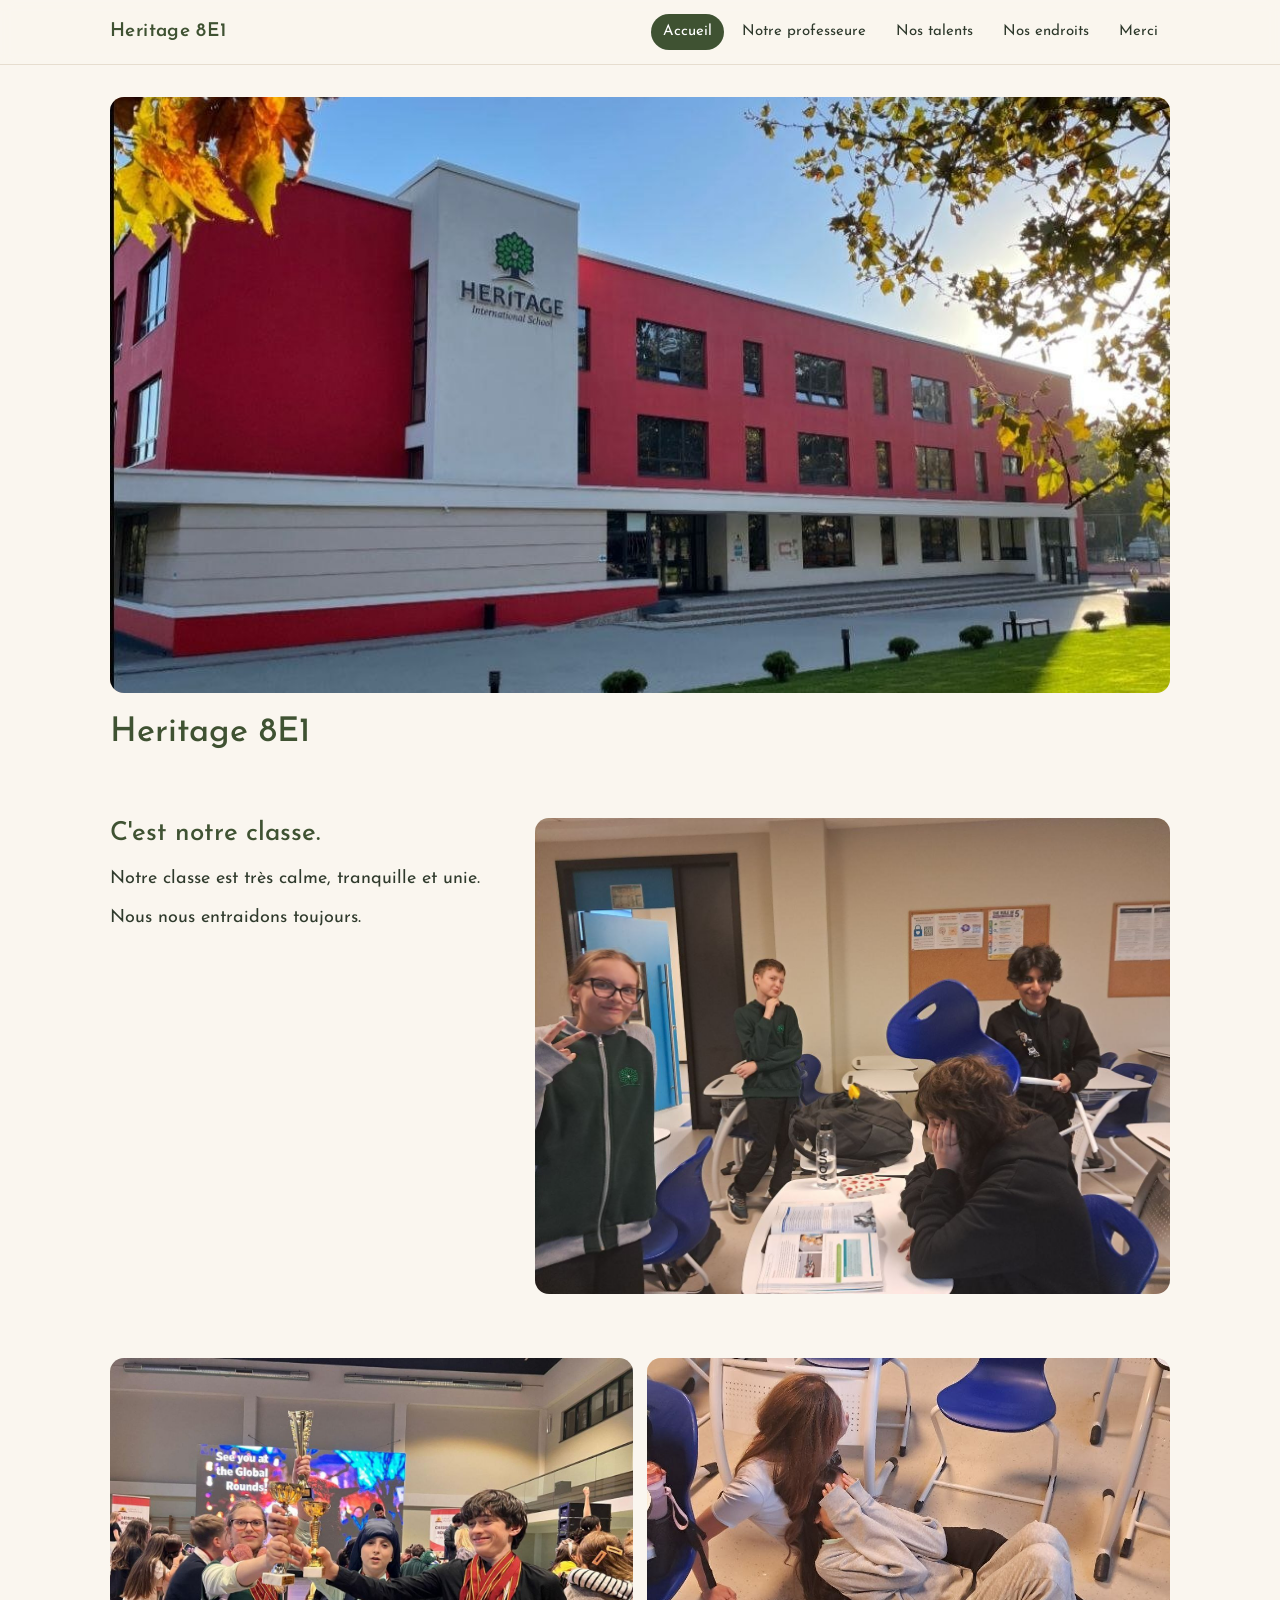
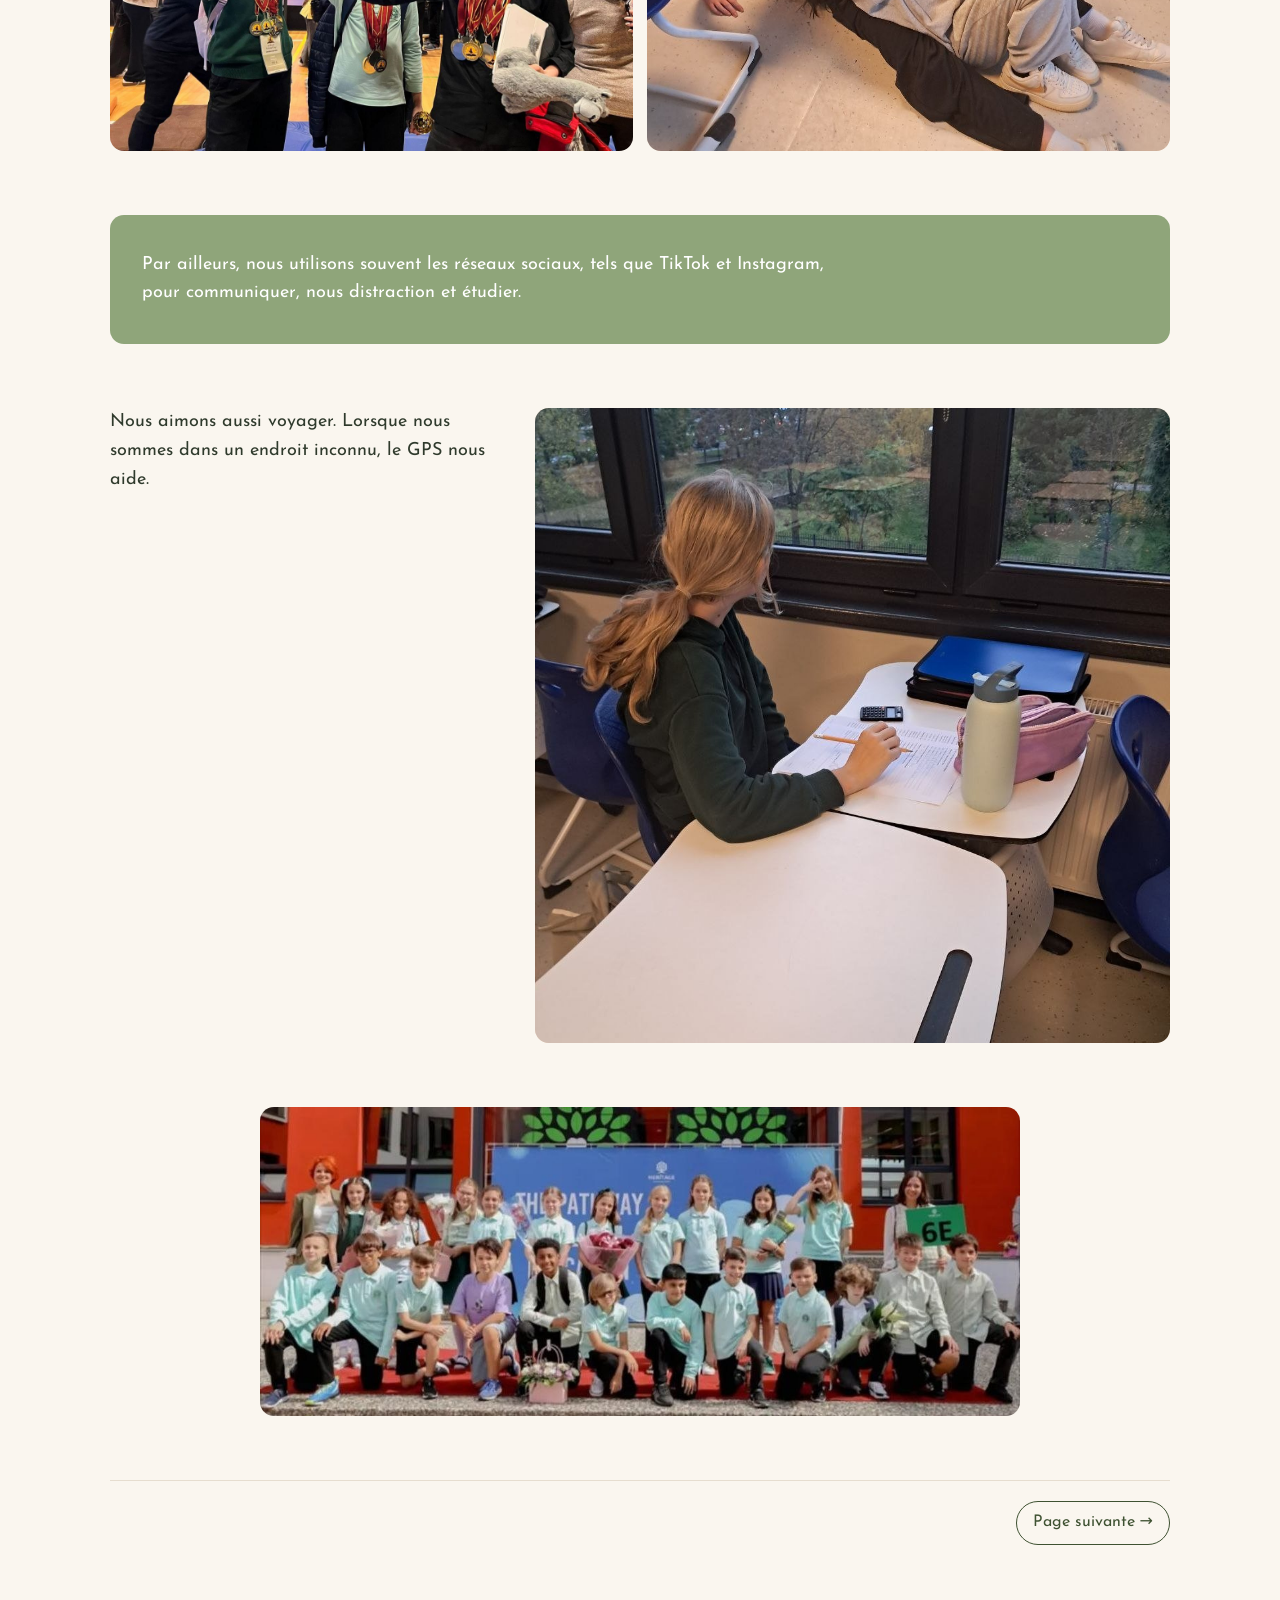
<file: index.html>
<!DOCTYPE html>
<html lang="fr">
<head>
<meta charset="utf-8">
<meta name="viewport" content="width=device-width, initial-scale=1">
<meta name="robots" content="noindex, nofollow">
<title>Heritage 8E1</title>
<link rel="preconnect" href="https://fonts.googleapis.com">
<link rel="preconnect" href="https://fonts.gstatic.com" crossorigin>
<link href="https://fonts.googleapis.com/css2?family=Josefin+Sans:wght@400;500;600&display=swap" rel="stylesheet">
<link rel="stylesheet" href="style.css">
</head>
<body>
<header class="site-header"><div class="inner">
<a class="brand" href="index.html">Heritage 8E1</a>
<nav class="site-nav"><a href="index.html" aria-current="page">Accueil</a><a href="professeure.html">Notre professeure</a><a href="talents.html">Nos talents</a><a href="endroits.html">Nos endroits</a><a href="fin.html">Merci</a></nav>
</div></header>
<main>

<section class="hero">
  <div class="photo"><img src="images/ecole.jpg" alt="Heritage International School"></div>
  <h1>Heritage 8E1</h1>
</section>

<section class="split top">
  <div>
    <h2>C'est notre classe.</h2>
    <p class="lead">Notre classe est très calme, tranquille et unie.</p>
    <p class="lead">Nous nous entraidons toujours.</p>
  </div>
  <div class="photo"><img src="images/salle.jpg" alt=""></div>
</section>

<section>
  <div class="gallery">
    <div class="photo land"><img src="images/trophees.jpg" alt=""></div>
    <div class="photo land"><img src="images/pause.jpg" alt="" style="object-position:center 60%"></div>
  </div>
</section>

<section class="band">
  <p>Par ailleurs, nous utilisons souvent les réseaux sociaux, tels que TikTok et Instagram, pour communiquer, nous distraction et étudier.</p>
</section>

<section class="split top">
  <div>
    <p class="lead">Nous aimons aussi voyager. Lorsque nous sommes dans un endroit inconnu, le GPS nous aide.</p>
  </div>
  <div class="photo" style="aspect-ratio:1/1"><img src="images/voyage.jpg" alt="" style="object-position:center 35%"></div>
</section>

<section>
  <div class="photo small-photo"><img src="images/classe-groupe.jpg" alt=""></div>
</section>

<div class="next"><a href="professeure.html">Page suivante →</a></div>
</main>
</body>
</html>
</file>
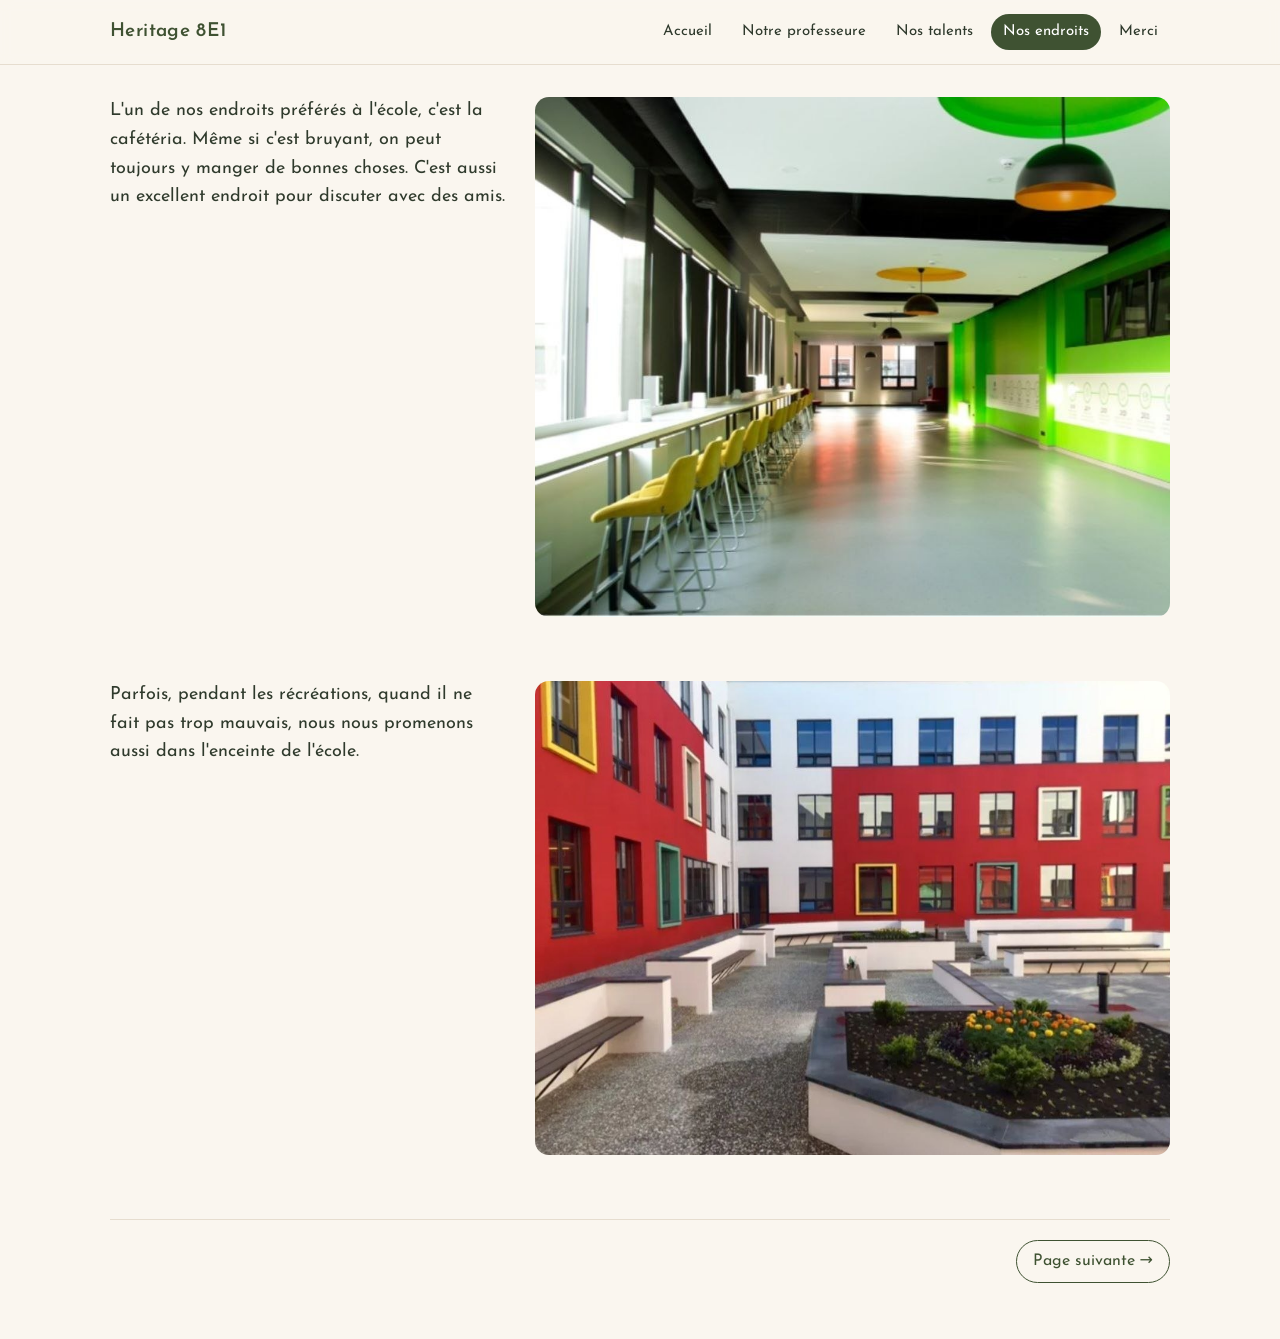
<file: endroits.html>
<!DOCTYPE html>
<html lang="fr">
<head>
<meta charset="utf-8">
<meta name="viewport" content="width=device-width, initial-scale=1">
<meta name="robots" content="noindex, nofollow">
<title>Nos endroits — Heritage 8E1</title>
<link rel="preconnect" href="https://fonts.googleapis.com">
<link rel="preconnect" href="https://fonts.gstatic.com" crossorigin>
<link href="https://fonts.googleapis.com/css2?family=Josefin+Sans:wght@400;500;600&display=swap" rel="stylesheet">
<link rel="stylesheet" href="style.css">
</head>
<body>
<header class="site-header"><div class="inner">
<a class="brand" href="index.html">Heritage 8E1</a>
<nav class="site-nav"><a href="index.html">Accueil</a><a href="professeure.html">Notre professeure</a><a href="talents.html">Nos talents</a><a href="endroits.html" aria-current="page">Nos endroits</a><a href="fin.html">Merci</a></nav>
</div></header>
<main>

<section class="split top">
  <div>
    <p class="lead">L'un de nos endroits préférés à l'école, c'est la cafétéria. Même si c'est bruyant, on peut toujours y manger de bonnes choses. C'est aussi un excellent endroit pour discuter avec des amis.</p>
  </div>
  <div class="photo" style="aspect-ratio:810/663"><img src="images/cafeteria.jpg" alt=""></div>
</section>

<section class="split top">
  <div>
    <p class="lead">Parfois, pendant les récréations, quand il ne fait pas trop mauvais, nous nous promenons aussi dans l'enceinte de l'école.</p>
  </div>
  <div class="photo" style="aspect-ratio:1068/797"><img src="images/cour.jpg" alt=""></div>
</section>

<div class="next"><a href="fin.html">Page suivante →</a></div>
</main>
</body>
</html>
</file>
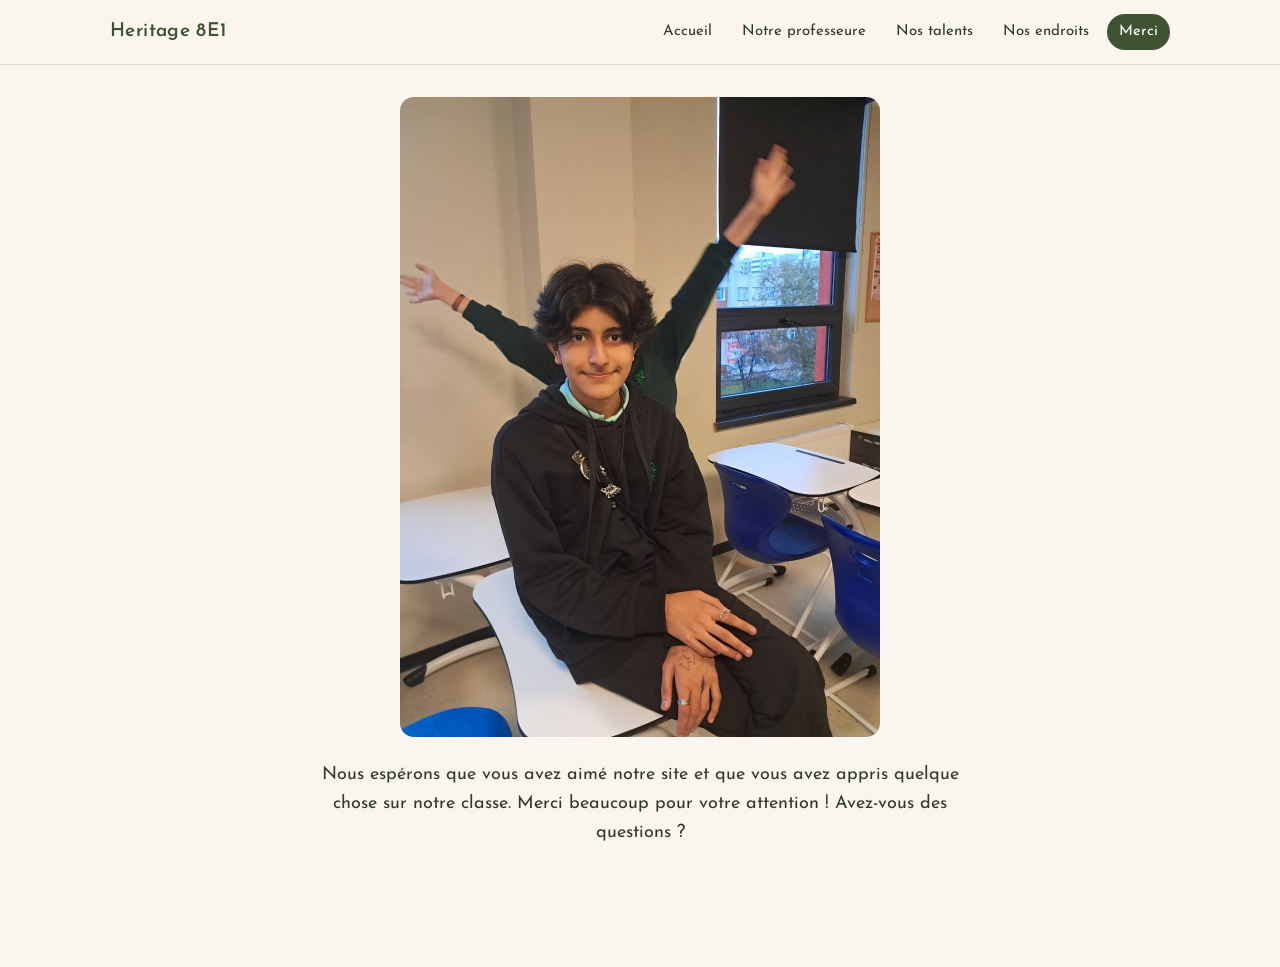
<file: fin.html>
<!DOCTYPE html>
<html lang="fr">
<head>
<meta charset="utf-8">
<meta name="viewport" content="width=device-width, initial-scale=1">
<meta name="robots" content="noindex, nofollow">
<title>Merci — Heritage 8E1</title>
<link rel="preconnect" href="https://fonts.googleapis.com">
<link rel="preconnect" href="https://fonts.gstatic.com" crossorigin>
<link href="https://fonts.googleapis.com/css2?family=Josefin+Sans:wght@400;500;600&display=swap" rel="stylesheet">
<link rel="stylesheet" href="style.css">
</head>
<body>
<header class="site-header"><div class="inner">
<a class="brand" href="index.html">Heritage 8E1</a>
<nav class="site-nav"><a href="index.html">Accueil</a><a href="professeure.html">Notre professeure</a><a href="talents.html">Nos talents</a><a href="endroits.html">Nos endroits</a><a href="fin.html" aria-current="page">Merci</a></nav>
</div></header>
<main>

<section class="end">
  <div class="photo"><img src="images/fin.jpg" alt=""></div>
  <p class="lead">Nous espérons que vous avez aimé notre site et que vous avez appris quelque chose sur notre classe. Merci beaucoup pour votre attention ! Avez-vous des questions ?</p>
</section>
</main>
</body>
</html>
</file>
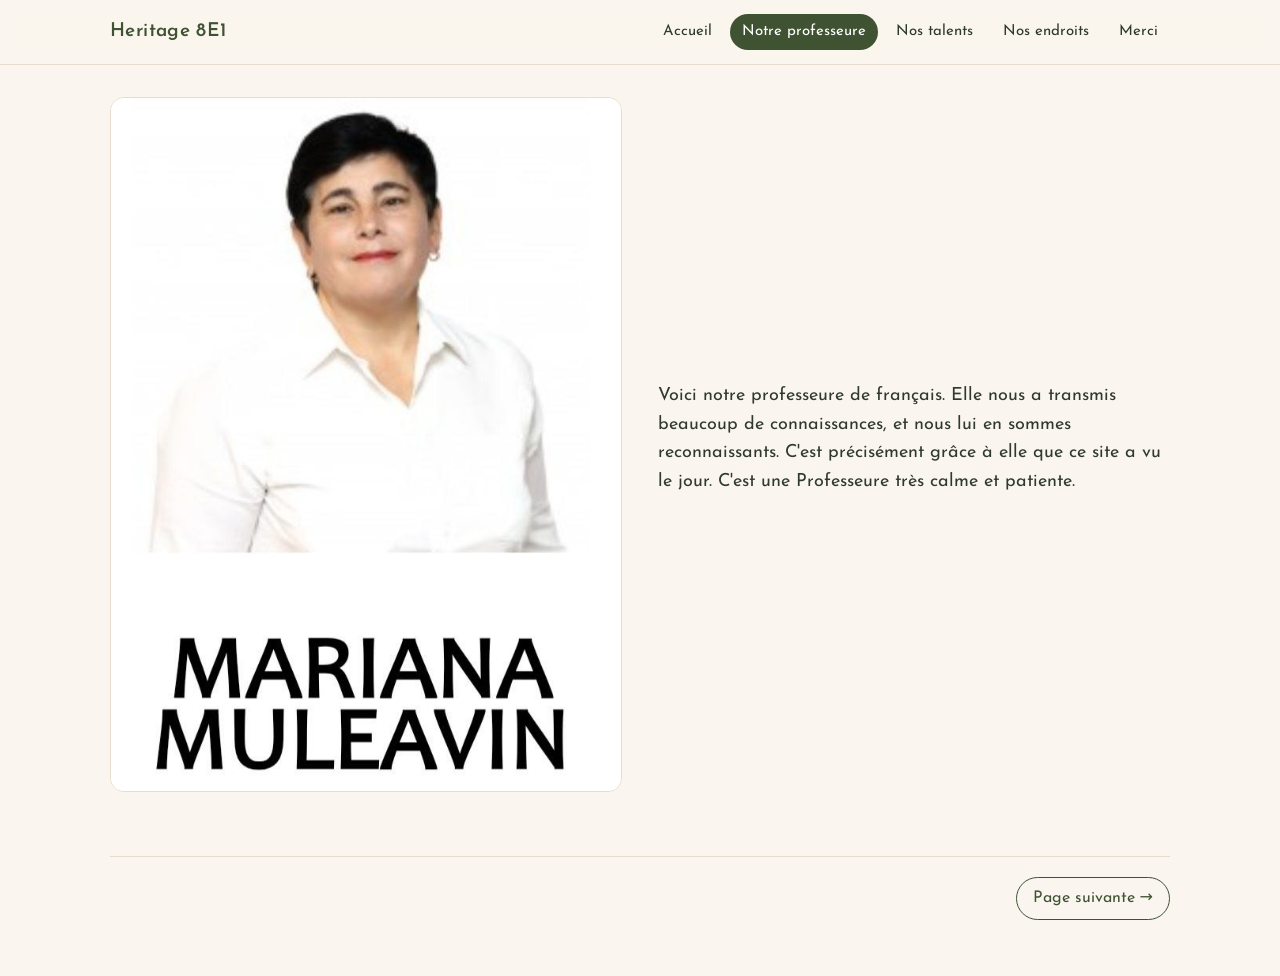
<file: professeure.html>
<!DOCTYPE html>
<html lang="fr">
<head>
<meta charset="utf-8">
<meta name="viewport" content="width=device-width, initial-scale=1">
<meta name="robots" content="noindex, nofollow">
<title>Notre professeure — Heritage 8E1</title>
<link rel="preconnect" href="https://fonts.googleapis.com">
<link rel="preconnect" href="https://fonts.gstatic.com" crossorigin>
<link href="https://fonts.googleapis.com/css2?family=Josefin+Sans:wght@400;500;600&display=swap" rel="stylesheet">
<link rel="stylesheet" href="style.css">
</head>
<body>
<header class="site-header"><div class="inner">
<a class="brand" href="index.html">Heritage 8E1</a>
<nav class="site-nav"><a href="index.html">Accueil</a><a href="professeure.html" aria-current="page">Notre professeure</a><a href="talents.html">Nos talents</a><a href="endroits.html">Nos endroits</a><a href="fin.html">Merci</a></nav>
</div></header>
<main>

<section class="teacher">
  <div class="photo"><img src="images/professeure.jpg" alt="Mariana Muleavin"></div>
  <div>
    <p class="lead">Voici notre professeure de français. Elle nous a transmis beaucoup de connaissances, et nous lui en sommes reconnaissants. C'est précisément grâce à elle que ce site a vu le jour. C'est une Professeure très calme et patiente.</p>
  </div>
</section>
<div class="next"><a href="talents.html">Page suivante →</a></div>
</main>
</body>
</html>
</file>
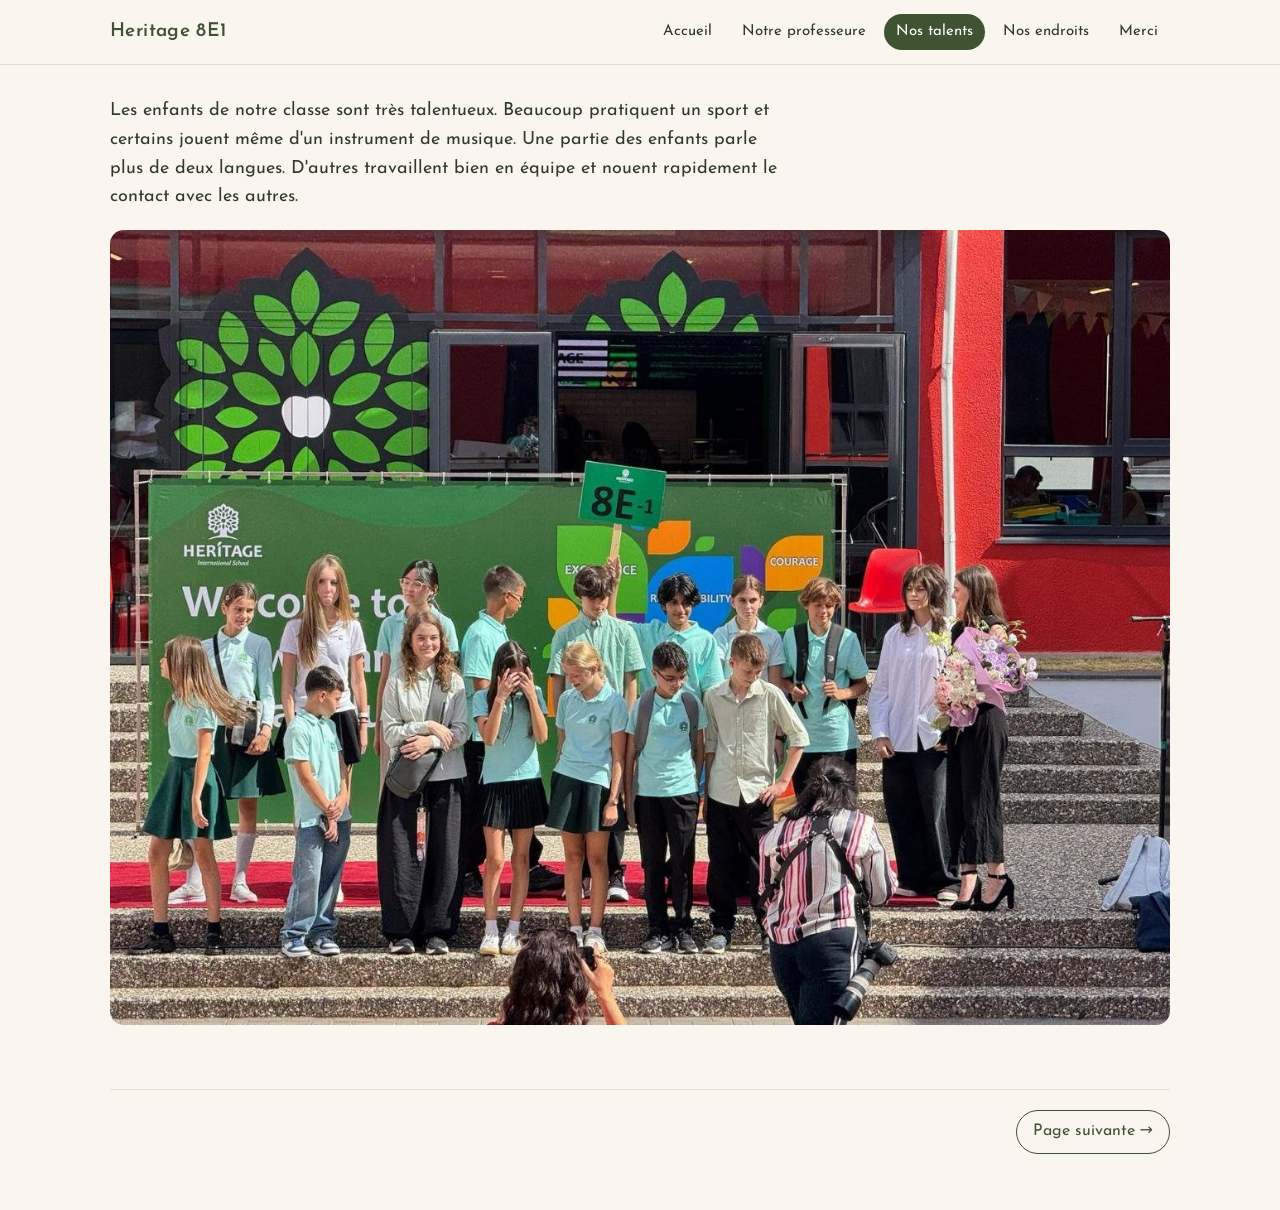
<file: talents.html>
<!DOCTYPE html>
<html lang="fr">
<head>
<meta charset="utf-8">
<meta name="viewport" content="width=device-width, initial-scale=1">
<meta name="robots" content="noindex, nofollow">
<title>Nos talents — Heritage 8E1</title>
<link rel="preconnect" href="https://fonts.googleapis.com">
<link rel="preconnect" href="https://fonts.gstatic.com" crossorigin>
<link href="https://fonts.googleapis.com/css2?family=Josefin+Sans:wght@400;500;600&display=swap" rel="stylesheet">
<link rel="stylesheet" href="style.css">
</head>
<body>
<header class="site-header"><div class="inner">
<a class="brand" href="index.html">Heritage 8E1</a>
<nav class="site-nav"><a href="index.html">Accueil</a><a href="professeure.html">Notre professeure</a><a href="talents.html" aria-current="page">Nos talents</a><a href="endroits.html">Nos endroits</a><a href="fin.html">Merci</a></nav>
</div></header>
<main>

<section>
  <p class="lead">Les enfants de notre classe sont très talentueux. Beaucoup pratiquent un sport et certains jouent même d'un instrument de musique. Une partie des enfants parle plus de deux langues. D'autres travaillent bien en équipe et nouent rapidement le contact avec les autres.</p>
  <div class="photo" style="aspect-ratio:4/3;margin-top:18px"><img src="images/talents-classe.jpg" alt=""></div>
</section>
<div class="next"><a href="endroits.html">Page suivante →</a></div>
</main>
</body>
</html>
</file>
<file: style.css>
/* Heritage 8E1 — calm, warm palette taken from the class presentation */
:root {
  --cream: #faf6ef;
  --paper: #ffffff;
  --ink: #2f3a2c;
  --muted: #6b7363;
  --peach: #e9b07a;
  --peach-soft: #f3dcc4;
  --sage: #8fa57a;
  --forest: #3f5232;
  --line: #e6ddcf;
  --radius: 14px;
  --max: 1100px;
}

* { box-sizing: border-box; }

html { -webkit-text-size-adjust: 100%; }

body {
  margin: 0;
  background: var(--cream);
  color: var(--ink);
  font-family: "Josefin Sans", system-ui, -apple-system, "Segoe UI", sans-serif;
  font-size: 17px;
  line-height: 1.6;
}

img { display: block; max-width: 100%; height: auto; }

/* ---------- Navigation ---------- */
.site-header {
  position: sticky;
  top: 0;
  z-index: 10;
  background: rgba(250, 246, 239, 0.94);
  backdrop-filter: blur(6px);
  border-bottom: 1px solid var(--line);
}
.site-header .inner {
  max-width: var(--max);
  margin: 0 auto;
  padding: 14px 20px;
  display: flex;
  align-items: center;
  justify-content: space-between;
  gap: 16px;
  flex-wrap: wrap;
}
.brand {
  font-weight: 600;
  font-size: 19px;
  color: var(--forest);
  text-decoration: none;
  letter-spacing: 0.02em;
}
.site-nav { display: flex; gap: 6px; flex-wrap: wrap; }
.site-nav a {
  color: var(--ink);
  text-decoration: none;
  font-size: 15px;
  padding: 6px 12px;
  border-radius: 999px;
}
.site-nav a:hover { background: var(--peach-soft); }
.site-nav a[aria-current="page"] { background: var(--forest); color: #fff; }

/* ---------- Layout ---------- */
main { max-width: var(--max); margin: 0 auto; padding: 32px 20px 56px; }

section { margin: 0 0 64px; }

h1, h2 {
  font-weight: 500;
  color: var(--forest);
  line-height: 1.2;
  margin: 0 0 12px;
}
h1 { font-size: 34px; }
h2 { font-size: 26px; }
p { margin: 0 0 10px; max-width: 62ch; }
.lead { font-size: 18px; }
.muted { color: var(--muted); }

/* Photos */
.photo {
  border-radius: var(--radius);
  overflow: hidden;
  background: var(--peach-soft);
}
.photo img { width: 100%; height: 100%; object-fit: cover; }

.placeholder {
  border-radius: var(--radius);
  border: 2px dashed var(--line);
  background: var(--paper);
  min-height: 320px;
}

/* Hero */
.hero .photo { aspect-ratio: 16 / 9; margin-bottom: 20px; }
.hero .photo img { object-position: center 40%; }
.hero .presenters { color: var(--muted); font-size: 16px; }

/* Grid of photos */
.gallery {
  display: grid;
  grid-template-columns: 1fr 1fr;
  gap: 14px;
  margin-top: 18px;
}
.gallery .wide { grid-column: 1 / -1; }
.gallery .tall { aspect-ratio: 3 / 4; }
.gallery .land { aspect-ratio: 4 / 3; }
.gallery .placeholder { min-height: 0; width: 100%; }

/* Photo + text side by side */
.split {
  display: grid;
  grid-template-columns: 1.6fr 1fr;
  gap: 28px;
  align-items: center;
}
.split.reverse { grid-template-columns: 1fr 1.6fr; }
.split.reverse .photo, .split.reverse .placeholder { order: 2; }

.split.top { align-items: start; grid-template-columns: 1fr 1.6fr; }
.split.top h2 { margin-bottom: 16px; }

.small-photo { max-width: 760px; margin: 0 auto; }

/* Two photos with equal height (landscape 4:3 + portrait 3:4) */
.duo {
  display: grid;
  grid-template-columns: 1.78fr 1fr;
  gap: 14px;
  margin-top: 18px;
}
.duo .photo:first-child { aspect-ratio: 4 / 3; }
.duo .photo:last-child { aspect-ratio: 3 / 4; }

/* Coloured band for text-only part */
.band {
  border-radius: var(--radius);
  padding: 36px 32px;
  background: var(--sage);
  color: #fff;
}
.band p { font-size: 18px; margin: 0; }

/* Teacher page */
.teacher {
  display: grid;
  grid-template-columns: 1fr 1fr;
  gap: 36px;
  align-items: center;
}
.teacher .photo { background: #fff; border: 1px solid var(--line); }

/* End page */
.end { text-align: center; }
.end .photo, .end .placeholder { max-width: 480px; margin: 0 auto 24px; }
.end .placeholder { aspect-ratio: 3 / 4; min-height: 0; }
.end p { margin-left: auto; margin-right: auto; }

/* Next page link */
.next {
  display: flex;
  justify-content: flex-end;
  border-top: 1px solid var(--line);
  padding-top: 20px;
}
.next a {
  color: var(--forest);
  text-decoration: none;
  font-size: 16px;
  padding: 8px 16px;
  border: 1px solid var(--forest);
  border-radius: 999px;
}
.next a:hover { background: var(--forest); color: #fff; }

/* ---------- Phones ---------- */
@media (max-width: 760px) {
  body { font-size: 16px; }
  main { padding: 20px 14px 40px; }
  section { margin-bottom: 44px; }
  h1 { font-size: 28px; }
  h2 { font-size: 22px; }
  .site-header .inner { padding: 10px 14px; gap: 8px; }
  .site-nav a { font-size: 14px; padding: 5px 10px; }
  .hero .photo { aspect-ratio: 4 / 3; }
  .split, .split.reverse, .split.top, .teacher, .duo { grid-template-columns: 1fr; gap: 16px; }
  .split.reverse .photo, .split.reverse .placeholder { order: 0; }
  .gallery { gap: 10px; }
  .band { padding: 24px 20px; }
  .band p { font-size: 16px; }
  .placeholder { min-height: 240px; }
  .gallery .placeholder { min-height: 0; }
}
</file>
